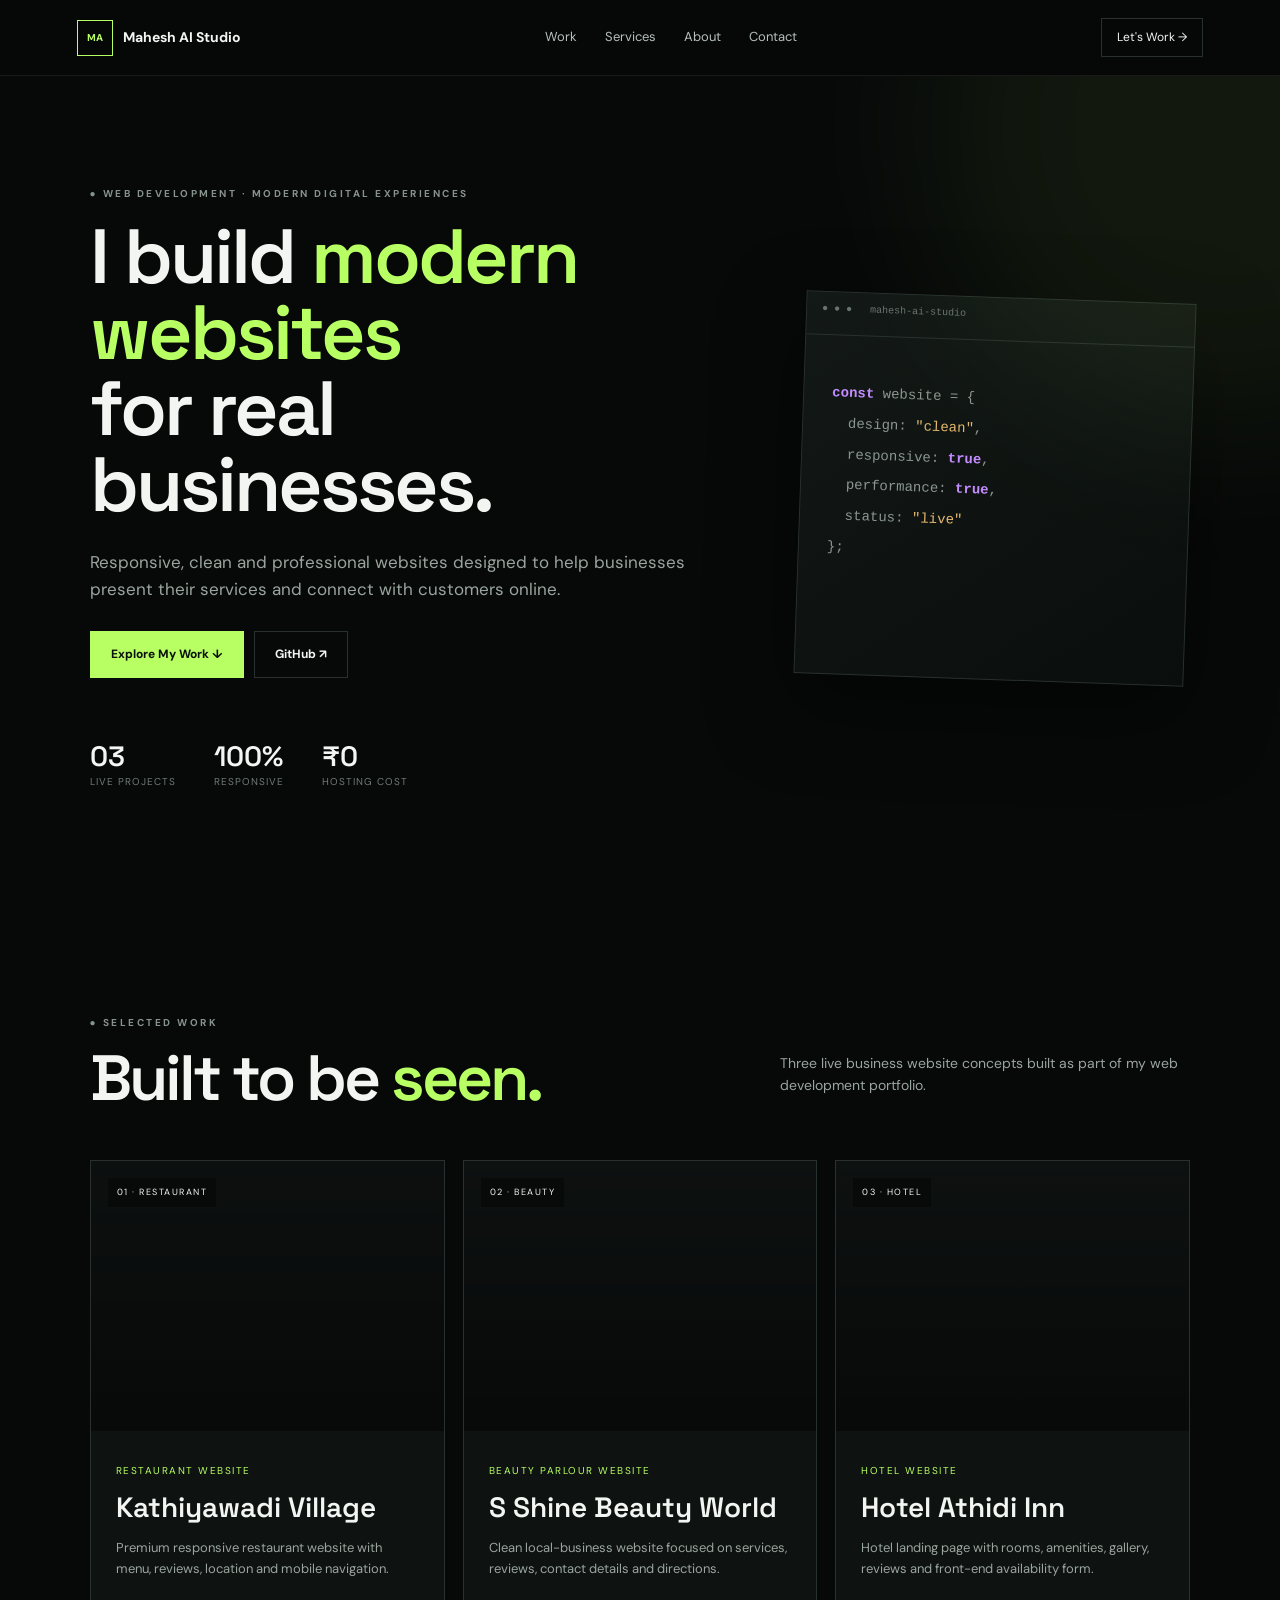
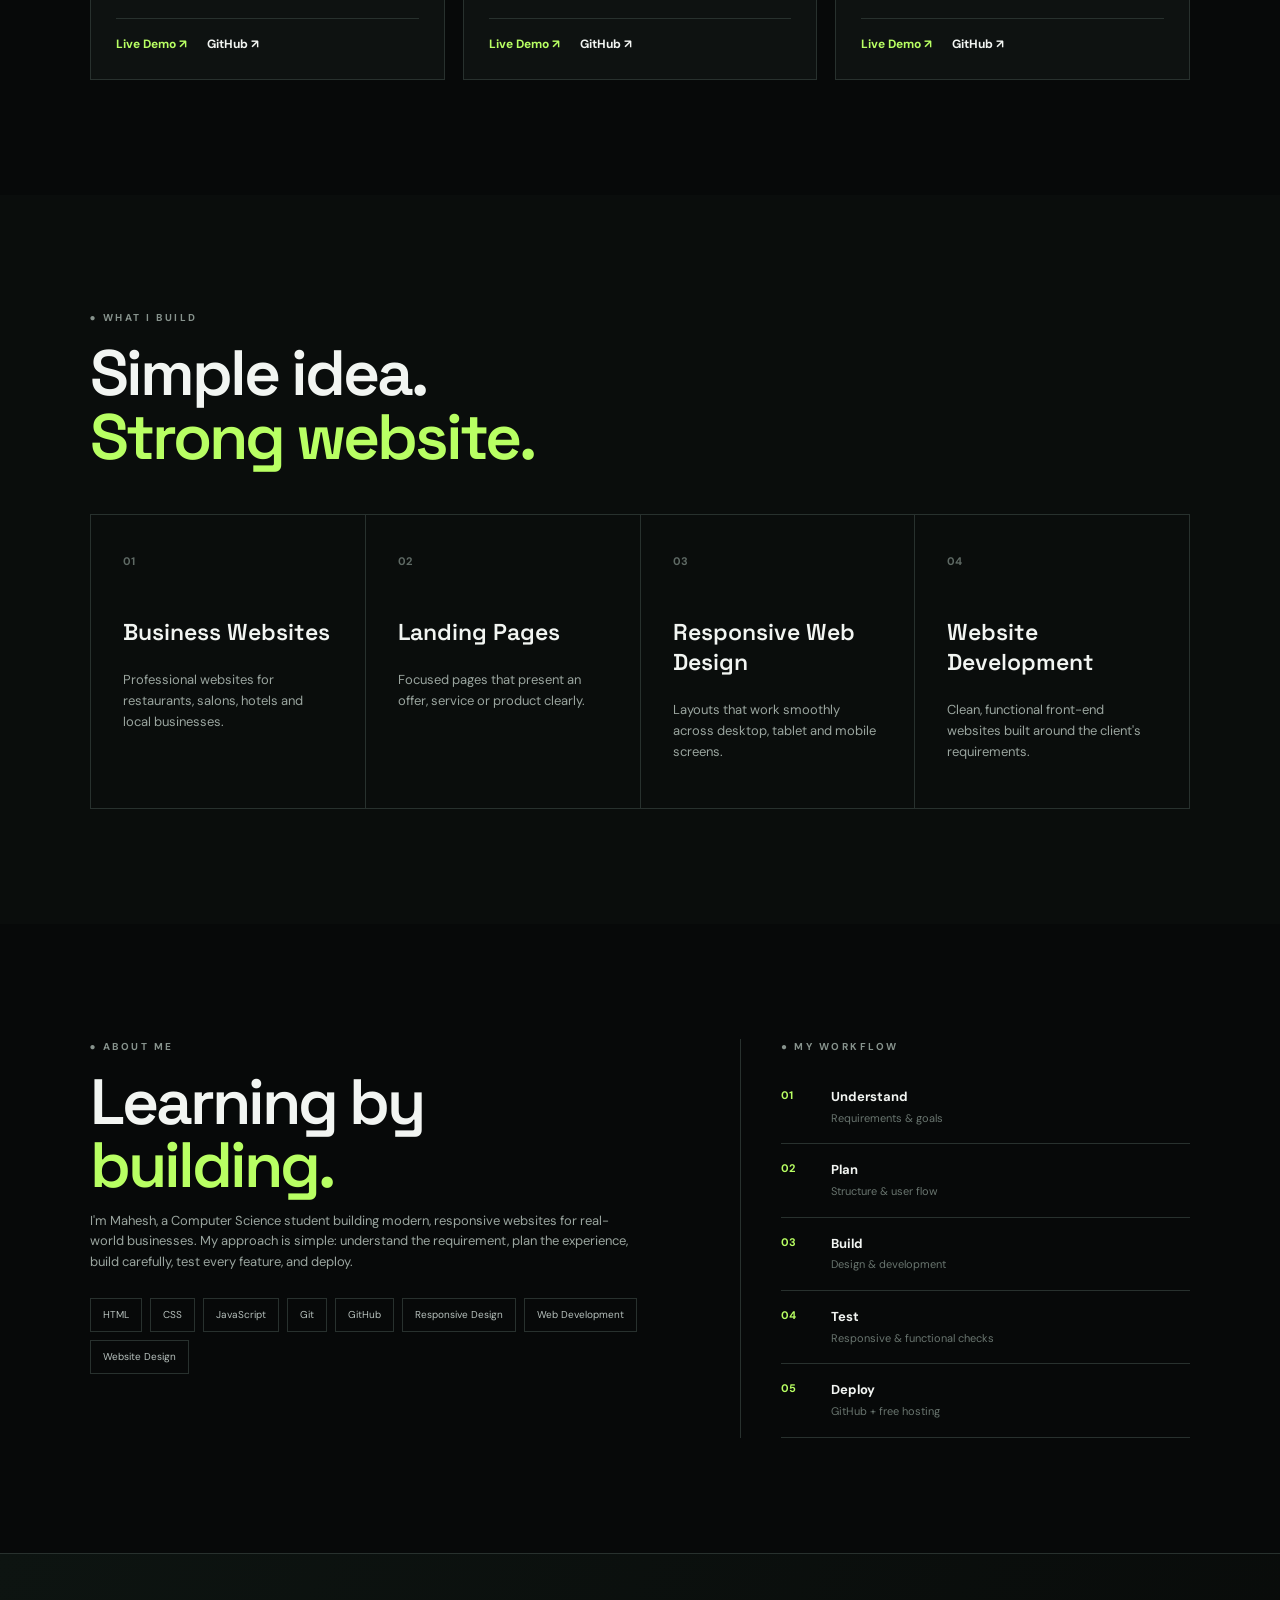
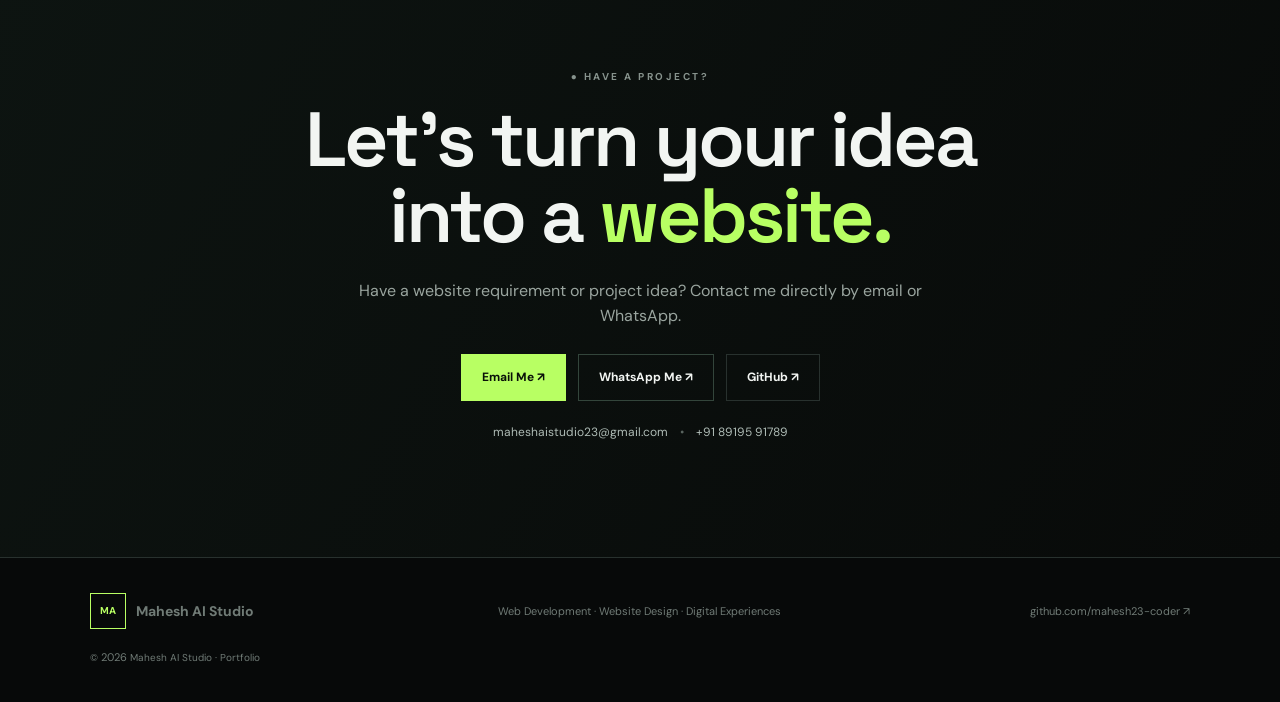
<file: index.html>
<!doctype html>
<html lang="en">
<head>
<meta charset="utf-8"><meta name="viewport" content="width=device-width,initial-scale=1">
<meta name="description" content="Mahesh AI Studio — Web Developer & Website Designer portfolio.">
<title>Mahesh AI Studio | Web Developer & Website Designer</title>
<link rel="preconnect" href="https://fonts.googleapis.com"><link rel="preconnect" href="https://fonts.gstatic.com" crossorigin>
<link href="https://fonts.googleapis.com/css2?family=DM+Sans:wght@400;500;600;700&family=Space+Grotesk:wght@500;600;700&display=swap" rel="stylesheet">
<link rel="stylesheet" href="style.css">
</head>
<body>
<header><a class="logo" href="#home"><b>MA</b> Mahesh AI Studio</a><button id="menu">☰</button>
<nav><a href="#work">Work</a><a href="#services">Services</a><a href="#about">About</a><a href="#contact">Contact</a></nav><a class="headbtn" href="#contact">Let's Work →</a></header>
<main>
<section class="hero" id="home"><div class="heroText">
<p class="kicker">● WEB DEVELOPMENT · MODERN DIGITAL EXPERIENCES</p>
<h1>I build <em>modern websites</em><br>for real businesses.</h1>
<p class="lead">Responsive, clean and professional websites designed to help businesses present their services and connect with customers online.</p>
<div class="actions"><a class="btn primary" href="#work">Explore My Work ↓</a><a class="btn" href="https://github.com/mahesh23-coder" target="_blank" rel="noopener">GitHub ↗</a></div>
<div class="stats"><div><b>03</b><span>Live projects</span></div><div><b>100%</b><span>Responsive</span></div><div><b>₹0</b><span>Hosting cost</span></div></div></div>
<div class="terminal"><div class="termbar">● ● ● &nbsp; mahesh-ai-studio</div><pre><b>const</b> website = {
  design: <i>"clean"</i>,
  responsive: <b>true</b>,
  performance: <b>true</b>,
  status: <i>"live"</i>
};</pre></div></section>

<section class="section" id="work"><div class="heading"><div><p class="kicker">● SELECTED WORK</p><h2>Built to be <em>seen.</em></h2></div><p>Three live business website concepts built as part of my web development portfolio.</p></div>
<div class="projects">
<article><div class="cover restaurant"><span>01 · RESTAURANT</span></div><div class="body"><small>Restaurant Website</small><h3>Kathiyawadi Village</h3><p>Premium responsive restaurant website with menu, reviews, location and mobile navigation.</p><div class="links"><a href="https://mahesh23-coder.github.io/Kathiyawadi-village-website/" target="_blank">Live Demo ↗</a><a href="https://github.com/mahesh23-coder/Kathiyawadi-village-website" target="_blank">GitHub ↗</a></div></div></article>
<article><div class="cover beauty"><span>02 · BEAUTY</span></div><div class="body"><small>Beauty Parlour Website</small><h3>S Shine Beauty World</h3><p>Clean local-business website focused on services, reviews, contact details and directions.</p><div class="links"><a href="https://mahesh23-coder.github.io/S-Shine-beauty-world/" target="_blank">Live Demo ↗</a><a href="https://github.com/mahesh23-coder/S-Shine-beauty-world" target="_blank">GitHub ↗</a></div></div></article>
<article><div class="cover hotel"><span>03 · HOTEL</span></div><div class="body"><small>Hotel Website</small><h3>Hotel Athidi Inn</h3><p>Hotel landing page with rooms, amenities, gallery, reviews and front-end availability form.</p><div class="links"><a href="https://mahesh23-coder.github.io/Hotel-Athidi-Inn/" target="_blank">Live Demo ↗</a><a href="https://github.com/mahesh23-coder/Hotel-Athidi-Inn" target="_blank">GitHub ↗</a></div></div></article>
</div></section>

<section class="section dark" id="services"><p class="kicker">● WHAT I BUILD</p><h2>Simple idea.<br><em>Strong website.</em></h2>
<div class="services"><div><b>01</b><h3>Business Websites</h3><p>Professional websites for restaurants, salons, hotels and local businesses.</p></div>
<div><b>02</b><h3>Landing Pages</h3><p>Focused pages that present an offer, service or product clearly.</p></div>
<div><b>03</b><h3>Responsive Web Design</h3><p>Layouts that work smoothly across desktop, tablet and mobile screens.</p></div>
<div><b>04</b><h3>Website Development</h3><p>Clean, functional front-end websites built around the client's requirements.</p></div></div></section>

<section class="section about" id="about"><div><p class="kicker">● ABOUT ME</p><h2>Learning by <em>building.</em></h2>
<p>I'm Mahesh, a Computer Science student building modern, responsive websites for real-world businesses. My approach is simple: understand the requirement, plan the experience, build carefully, test every feature, and deploy.</p>
<div class="skills"><span>HTML</span><span>CSS</span><span>JavaScript</span><span>Git</span><span>GitHub</span><span>Responsive Design</span><span>Web Development</span><span>Website Design</span></div></div>
<div class="workflow"><p class="kicker">● MY WORKFLOW</p><ol><li><b>01</b><span>Understand</span><small>Requirements & goals</small></li><li><b>02</b><span>Plan</span><small>Structure & user flow</small></li><li><b>03</b><span>Build</span><small>Design & development</small></li><li><b>04</b><span>Test</span><small>Responsive & functional checks</small></li><li><b>05</b><span>Deploy</span><small>GitHub + free hosting</small></li></ol></div></section>

<section class="contact" id="contact"><p class="kicker">● HAVE A PROJECT?</p><h2>Let's turn your idea<br>into a <em>website.</em></h2><p>Have a website requirement or project idea? Contact me directly by email or WhatsApp.</p><div class="contact-actions"><a class="btn primary" href="mailto:maheshaistudio23@gmail.com">Email Me ↗</a><a class="btn whatsapp" href="https://wa.me/918919591789" target="_blank" rel="noopener">WhatsApp Me ↗</a><a class="btn" href="https://github.com/mahesh23-coder" target="_blank" rel="noopener">GitHub ↗</a></div><div class="contact-details"><a href="mailto:maheshaistudio23@gmail.com">maheshaistudio23@gmail.com</a><span>•</span><a href="https://wa.me/918919591789" target="_blank" rel="noopener">+91 89195 91789</a></div></section>
</main>
<footer><a class="logo" href="#home"><b>MA</b> Mahesh AI Studio</a><span>Web Development · Website Design · Digital Experiences</span><a href="https://github.com/mahesh23-coder" target="_blank">github.com/mahesh23-coder ↗</a><small>© <span id="year"></span> Mahesh AI Studio · Portfolio</small></footer>
<script src="script.js"></script></body></html>
</file>
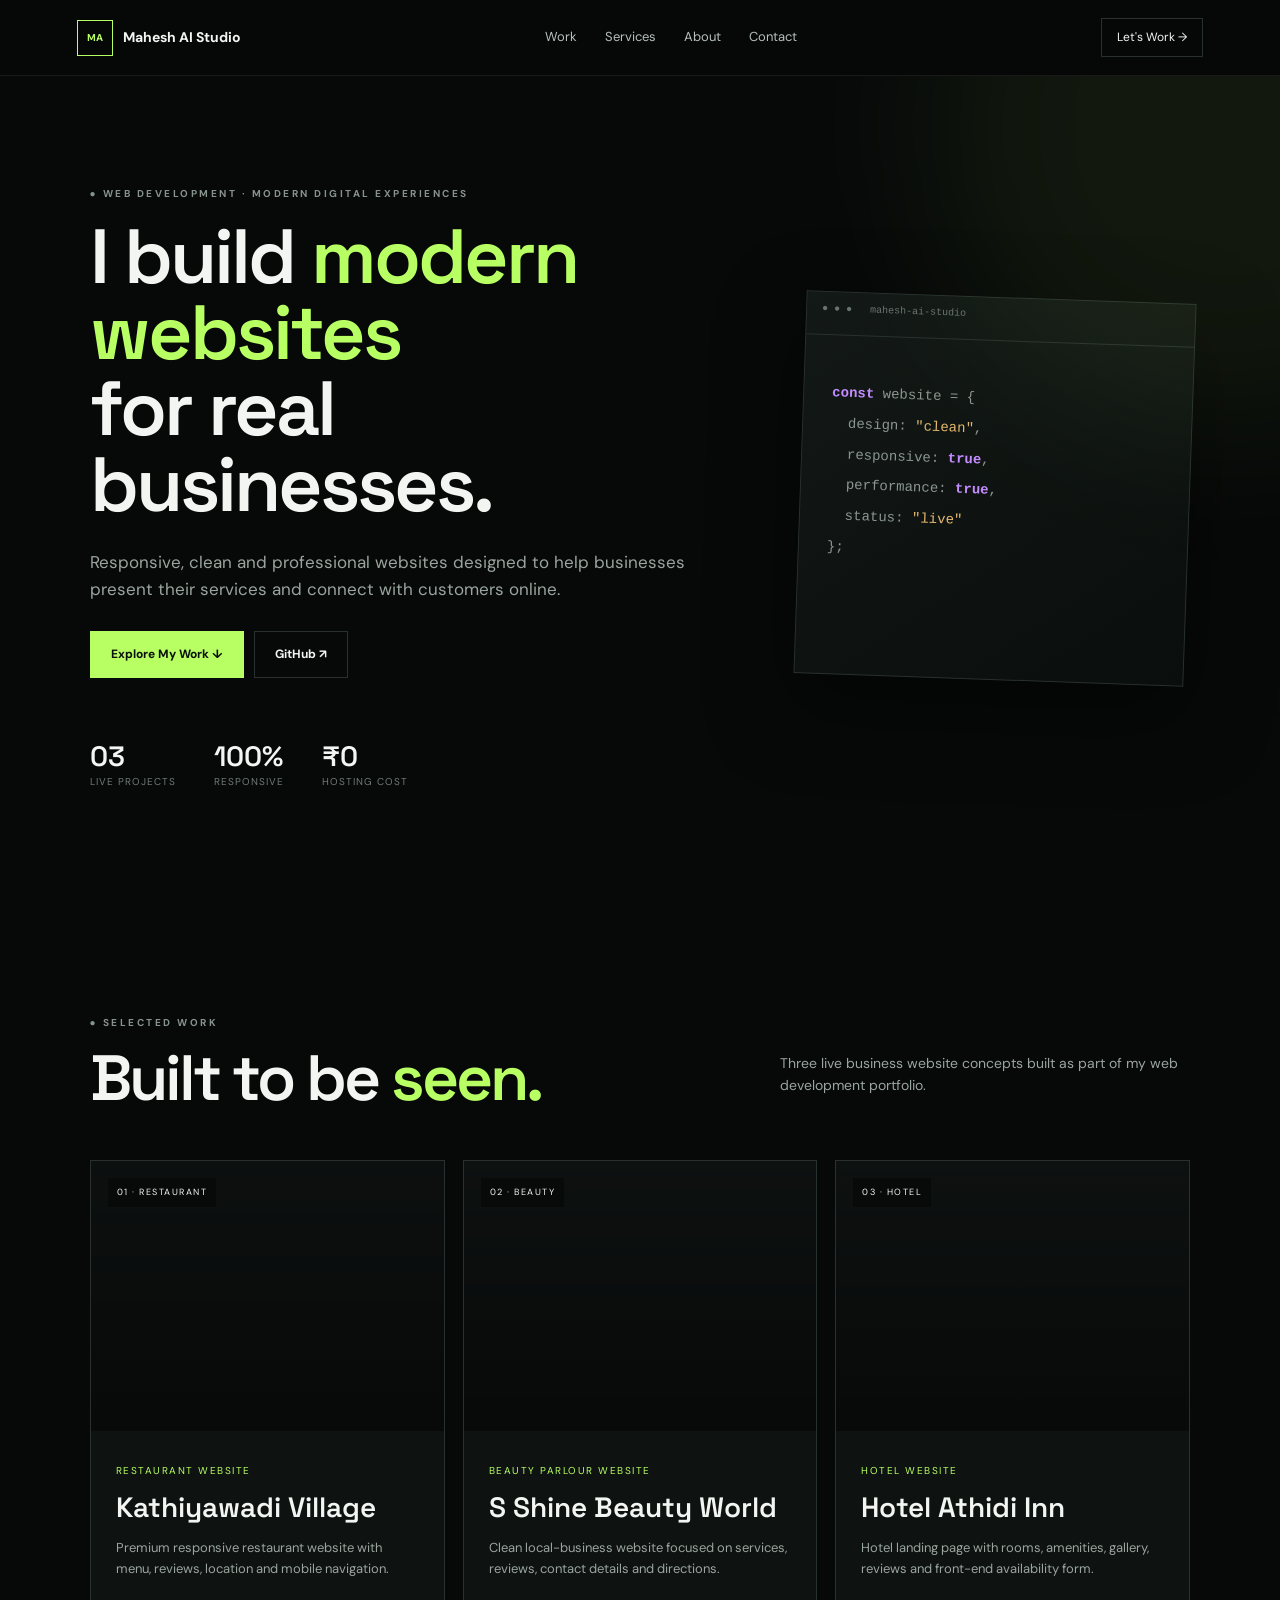
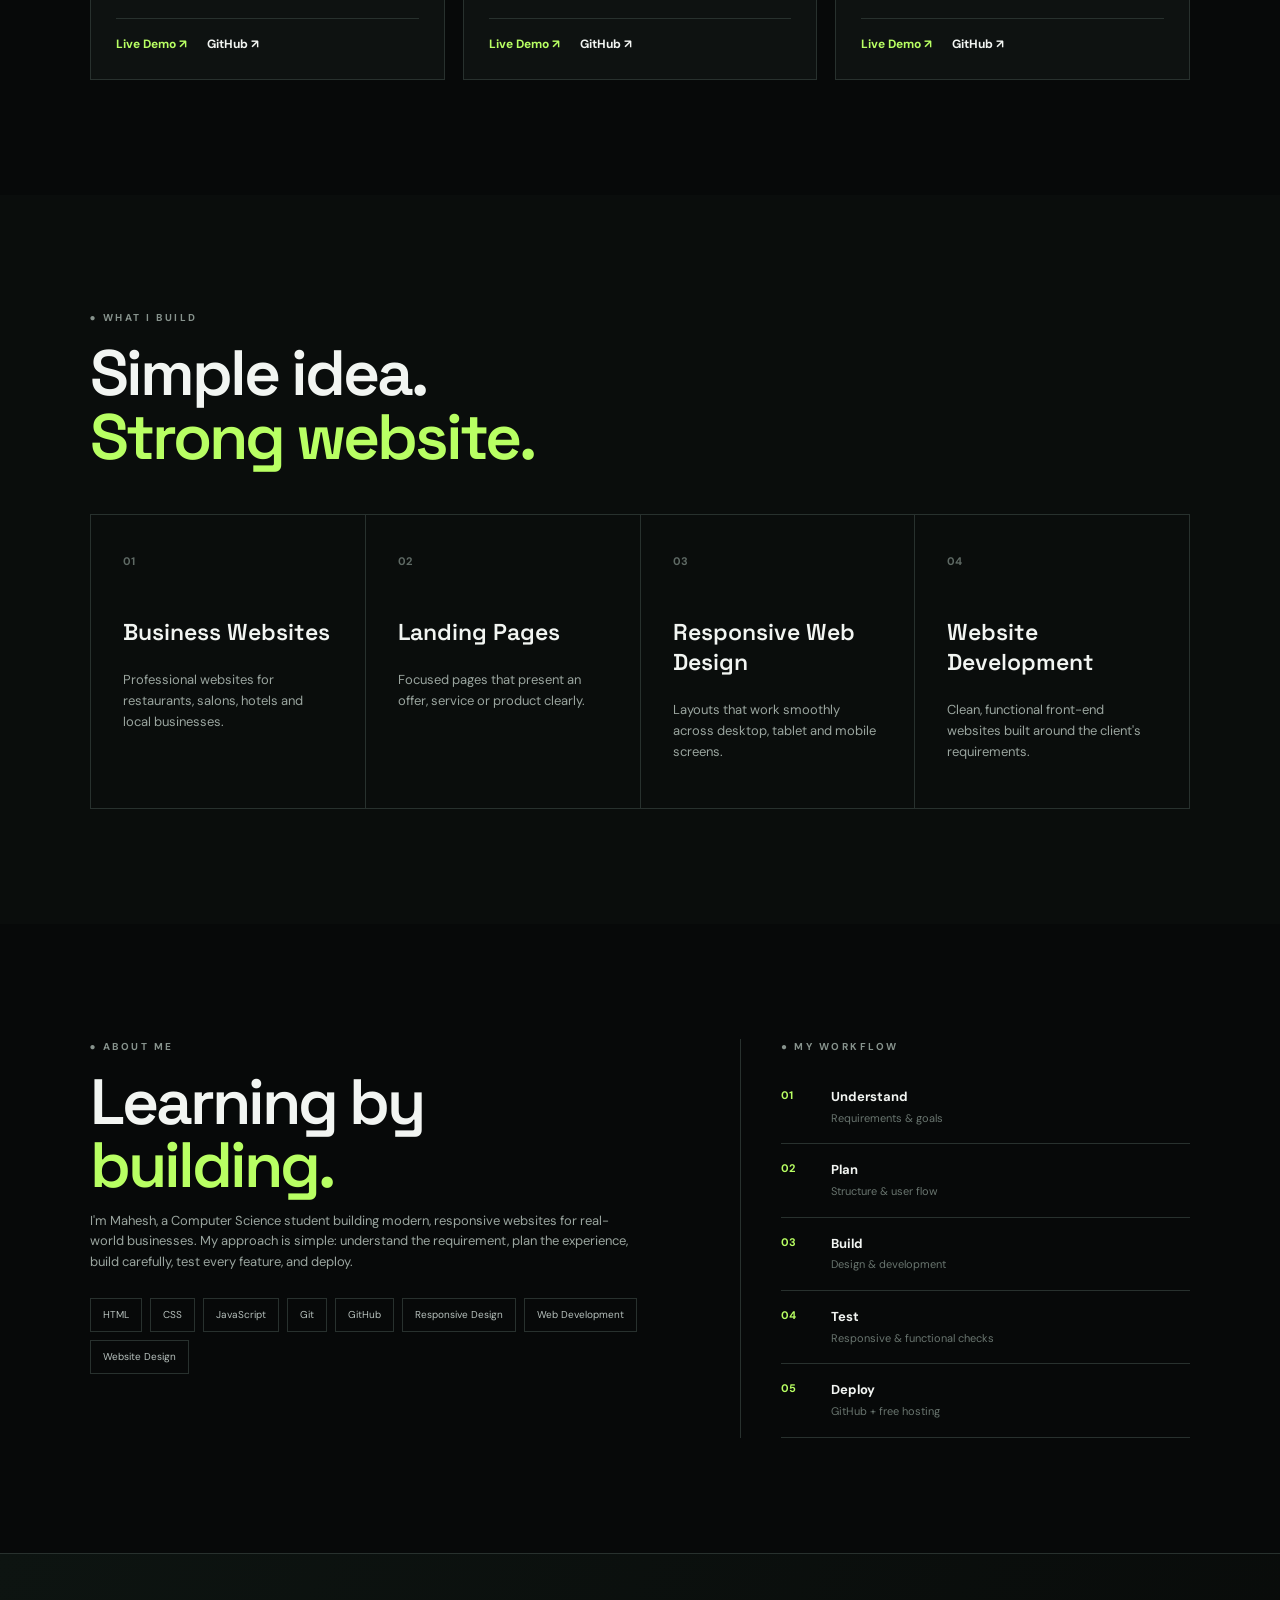
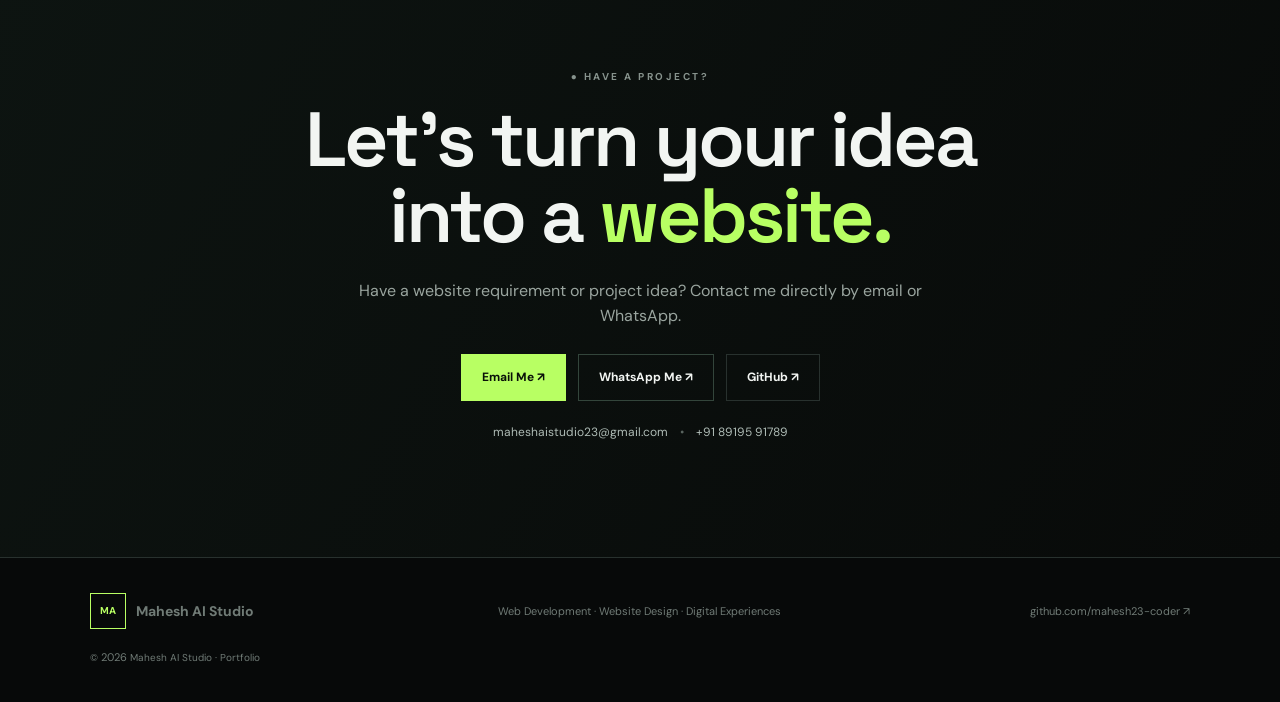
<file: index[1].html>
<!doctype html>
<html lang="en">
<head>
<meta charset="utf-8"><meta name="viewport" content="width=device-width,initial-scale=1">
<meta name="description" content="Mahesh AI Studio — Web Developer & Website Designer portfolio.">
<title>Mahesh AI Studio | Web Developer & Website Designer</title>
<link rel="preconnect" href="https://fonts.googleapis.com"><link rel="preconnect" href="https://fonts.gstatic.com" crossorigin>
<link href="https://fonts.googleapis.com/css2?family=DM+Sans:wght@400;500;600;700&family=Space+Grotesk:wght@500;600;700&display=swap" rel="stylesheet">
<link rel="stylesheet" href="style.css">
</head>
<body>
<header><a class="logo" href="#home"><b>MA</b> Mahesh AI Studio</a><button id="menu">☰</button>
<nav><a href="#work">Work</a><a href="#services">Services</a><a href="#about">About</a><a href="#contact">Contact</a></nav><a class="headbtn" href="#contact">Let's Work →</a></header>
<main>
<section class="hero" id="home"><div class="heroText">
<p class="kicker">● WEB DEVELOPMENT · MODERN DIGITAL EXPERIENCES</p>
<h1>I build <em>modern websites</em><br>for real businesses.</h1>
<p class="lead">Responsive, clean and professional websites designed to help businesses present their services and connect with customers online.</p>
<div class="actions"><a class="btn primary" href="#work">Explore My Work ↓</a><a class="btn" href="https://github.com/mahesh23-coder" target="_blank" rel="noopener">GitHub ↗</a></div>
<div class="stats"><div><b>03</b><span>Live projects</span></div><div><b>100%</b><span>Responsive</span></div><div><b>₹0</b><span>Hosting cost</span></div></div></div>
<div class="terminal"><div class="termbar">● ● ● &nbsp; mahesh-ai-studio</div><pre><b>const</b> website = {
  design: <i>"clean"</i>,
  responsive: <b>true</b>,
  performance: <b>true</b>,
  status: <i>"live"</i>
};</pre></div></section>

<section class="section" id="work"><div class="heading"><div><p class="kicker">● SELECTED WORK</p><h2>Built to be <em>seen.</em></h2></div><p>Three live business website concepts built as part of my web development portfolio.</p></div>
<div class="projects">
<article><div class="cover restaurant"><span>01 · RESTAURANT</span></div><div class="body"><small>Restaurant Website</small><h3>Kathiyawadi Village</h3><p>Premium responsive restaurant website with menu, reviews, location and mobile navigation.</p><div class="links"><a href="https://mahesh23-coder.github.io/Kathiyawadi-village-website/" target="_blank">Live Demo ↗</a><a href="https://github.com/mahesh23-coder/Kathiyawadi-village-website" target="_blank">GitHub ↗</a></div></div></article>
<article><div class="cover beauty"><span>02 · BEAUTY</span></div><div class="body"><small>Beauty Parlour Website</small><h3>S Shine Beauty World</h3><p>Clean local-business website focused on services, reviews, contact details and directions.</p><div class="links"><a href="https://mahesh23-coder.github.io/S-Shine-beauty-world/" target="_blank">Live Demo ↗</a><a href="https://github.com/mahesh23-coder/S-Shine-beauty-world" target="_blank">GitHub ↗</a></div></div></article>
<article><div class="cover hotel"><span>03 · HOTEL</span></div><div class="body"><small>Hotel Website</small><h3>Hotel Athidi Inn</h3><p>Hotel landing page with rooms, amenities, gallery, reviews and front-end availability form.</p><div class="links"><a href="https://mahesh23-coder.github.io/Hotel-Athidi-Inn/" target="_blank">Live Demo ↗</a><a href="https://github.com/mahesh23-coder/Hotel-Athidi-Inn" target="_blank">GitHub ↗</a></div></div></article>
</div></section>

<section class="section dark" id="services"><p class="kicker">● WHAT I BUILD</p><h2>Simple idea.<br><em>Strong website.</em></h2>
<div class="services"><div><b>01</b><h3>Business Websites</h3><p>Professional websites for restaurants, salons, hotels and local businesses.</p></div>
<div><b>02</b><h3>Landing Pages</h3><p>Focused pages that present an offer, service or product clearly.</p></div>
<div><b>03</b><h3>Responsive Web Design</h3><p>Layouts that work smoothly across desktop, tablet and mobile screens.</p></div>
<div><b>04</b><h3>Website Development</h3><p>Clean, functional front-end websites built around the client's requirements.</p></div></div></section>

<section class="section about" id="about"><div><p class="kicker">● ABOUT ME</p><h2>Learning by <em>building.</em></h2>
<p>I'm Mahesh, a Computer Science student building modern, responsive websites for real-world businesses. My approach is simple: understand the requirement, plan the experience, build carefully, test every feature, and deploy.</p>
<div class="skills"><span>HTML</span><span>CSS</span><span>JavaScript</span><span>Git</span><span>GitHub</span><span>Responsive Design</span><span>Web Development</span><span>Website Design</span></div></div>
<div class="workflow"><p class="kicker">● MY WORKFLOW</p><ol><li><b>01</b><span>Understand</span><small>Requirements & goals</small></li><li><b>02</b><span>Plan</span><small>Structure & user flow</small></li><li><b>03</b><span>Build</span><small>Design & development</small></li><li><b>04</b><span>Test</span><small>Responsive & functional checks</small></li><li><b>05</b><span>Deploy</span><small>GitHub + free hosting</small></li></ol></div></section>

<section class="contact" id="contact"><p class="kicker">● HAVE A PROJECT?</p><h2>Let's turn your idea<br>into a <em>website.</em></h2><p>Have a website requirement or project idea? Contact me directly by email or WhatsApp.</p><div class="contact-actions"><a class="btn primary" href="mailto:maheshaistudio23@gmail.com">Email Me ↗</a><a class="btn whatsapp" href="https://wa.me/918919591789" target="_blank" rel="noopener">WhatsApp Me ↗</a><a class="btn" href="https://github.com/mahesh23-coder" target="_blank" rel="noopener">GitHub ↗</a></div><div class="contact-details"><a href="mailto:maheshaistudio23@gmail.com">maheshaistudio23@gmail.com</a><span>•</span><a href="https://wa.me/918919591789" target="_blank" rel="noopener">+91 89195 91789</a></div></section>
</main>
<footer><a class="logo" href="#home"><b>MA</b> Mahesh AI Studio</a><span>Web Development · Website Design · Digital Experiences</span><a href="https://github.com/mahesh23-coder" target="_blank">github.com/mahesh23-coder ↗</a><small>© <span id="year"></span> Mahesh AI Studio · Portfolio</small></footer>
<script src="script.js"></script></body></html>
</file>
<file: style.css>
:root{--bg:#070909;--panel:#0e1211;--text:#f2f5f2;--muted:#9aa59f;--line:#28312e;--green:#b8ff63;--sans:"DM Sans",Arial,sans-serif;--head:"Space Grotesk",Arial,sans-serif}*{box-sizing:border-box}html{scroll-behavior:smooth}body{margin:0;background:var(--bg);color:var(--text);font-family:var(--sans);line-height:1.6}a{text-decoration:none;color:inherit}header{height:76px;padding:0 6%;display:flex;align-items:center;justify-content:space-between;border-bottom:1px solid #fff1;background:#070909ed;backdrop-filter:blur(15px);position:sticky;top:0;z-index:5}.logo{display:flex;align-items:center;gap:10px;font-weight:700;font-size:14px}.logo b{width:36px;height:36px;border:1px solid var(--green);display:grid;place-items:center;color:var(--green);font-size:10px}nav{display:flex;gap:28px;font-size:13px;color:#b6c0bc}nav a:hover{color:var(--green)}.headbtn{border:1px solid var(--line);padding:9px 15px;font-size:12px}#menu{display:none;background:none;border:0;color:white;font-size:23px}.hero{min-height:calc(100vh - 76px);padding:95px 7%;display:grid;grid-template-columns:1.25fr .75fr;gap:60px;align-items:center;position:relative;overflow:hidden}.hero:after{content:"";position:absolute;width:600px;height:600px;border-radius:50%;background:#b8ff6310;filter:blur(80px);right:-250px;top:-250px}.heroText{position:relative;z-index:1}.kicker{font-size:10px;letter-spacing:2.5px;font-weight:700;color:#87938d;margin:0 0 16px}.hero h1,h2{font:600 clamp(45px,6vw,82px)/.99 var(--head);letter-spacing:-3px;margin:0}.hero h1 em,h2 em{font-style:normal;color:var(--green)}.lead{font-size:17px;color:var(--muted);max-width:620px;margin:27px 0}.actions{display:flex;gap:10px;flex-wrap:wrap}.btn{display:inline-flex;padding:13px 20px;border:1px solid var(--line);font-size:12px;font-weight:700}.primary{background:var(--green);color:#091008;border-color:var(--green)}.stats{display:flex;gap:38px;margin-top:60px}.stats div{display:flex;flex-direction:column}.stats b{font:600 28px var(--head)}.stats span{font-size:10px;color:#707b76;text-transform:uppercase;letter-spacing:1px}.terminal{background:linear-gradient(145deg,#131917,#0a0e0d);border:1px solid var(--line);box-shadow:0 30px 80px #0008;transform:rotate(2deg)}.termbar{height:43px;border-bottom:1px solid var(--line);padding:11px 15px;color:#69746f;font:10px monospace}.terminal pre{padding:28px;min-height:310px;color:#8b9691;font:14px/2.2 monospace}.terminal b{color:#c48cff}.terminal i{color:#e5b86f;font-style:normal}.section{max-width:1400px;margin:auto;padding:115px 7%}.heading{display:flex;justify-content:space-between;align-items:end;gap:40px;margin-bottom:50px}.heading>p{max-width:410px;color:var(--muted);font-size:14px}.section h2{font-size:clamp(43px,5vw,70px)}.projects{display:grid;grid-template-columns:repeat(3,1fr);gap:18px}.projects article{background:var(--panel);border:1px solid var(--line);overflow:hidden;transition:.25s}.projects article:hover{transform:translateY(-7px);border-color:#46524d}.cover{height:270px;background-size:cover;background-position:center;position:relative}.restaurant{background-image:linear-gradient(#0002,#0007),url("https://images.unsplash.com/photo-1517248135467-4c7edcad34c4?auto=format&fit=crop&w=1000&q=85")}.beauty{background-image:linear-gradient(#0001,#0007),url("https://images.unsplash.com/photo-1560066984-138dadb4c035?auto=format&fit=crop&w=1000&q=85")}.hotel{background-image:linear-gradient(#0001,#0007),url("https://images.unsplash.com/photo-1566073771259-6a8506099945?auto=format&fit=crop&w=1000&q=85")}.cover span{position:absolute;left:17px;top:17px;background:#070909dd;padding:7px 9px;font-size:9px;letter-spacing:1.5px}.body{padding:25px}.body small{color:var(--green);font-size:10px;letter-spacing:1.5px;text-transform:uppercase}.body h3{font:600 28px var(--head);margin:7px 0 10px}.body p{color:var(--muted);font-size:13px;min-height:62px}.links{display:flex;gap:20px;border-top:1px solid var(--line);padding-top:16px;margin-top:18px}.links a{font-size:12px;font-weight:700}.links a:first-child{color:var(--green)}.dark{max-width:none;background:#0a0d0c}.services{display:grid;grid-template-columns:repeat(4,1fr);margin-top:45px;border-top:1px solid var(--line);border-left:1px solid var(--line)}.services>div{padding:32px;border-right:1px solid var(--line);border-bottom:1px solid var(--line);min-height:235px}.services b{font-size:11px;color:#5f6a65}.services h3{font:600 23px var(--head);margin-top:45px}.services p,.about>div>p:not(.kicker){color:var(--muted);font-size:13px}.about{display:grid;grid-template-columns:1.1fr .9fr;gap:100px}.skills{display:flex;flex-wrap:wrap;gap:8px;margin-top:25px}.skills span{border:1px solid var(--line);padding:8px 12px;font-size:10px;color:#b7c1bd}.workflow{border-left:1px solid var(--line);padding-left:40px}.workflow ol{list-style:none;padding:0;margin:0}.workflow li{display:grid;grid-template-columns:40px 1fr;gap:2px 10px;padding:16px 0;border-bottom:1px solid var(--line)}.workflow b{grid-row:1/3;color:var(--green);font-size:11px}.workflow span{font-weight:700;font-size:13px}.workflow small{color:#69756f;font-size:11px}.contact{text-align:center;padding:115px 7%;border-top:1px solid var(--line);background:linear-gradient(120deg,#0d1411,#080a09)}.contact h2{font-size:clamp(45px,6vw,78px)}.contact p:not(.kicker){color:var(--muted);max-width:600px;margin:25px auto}.contact .btn{margin-top:15px}
.contact-actions{display:flex;justify-content:center;flex-wrap:wrap;gap:12px;margin-top:18px}.contact-actions .btn{margin-top:0}.contact-actions .whatsapp{border-color:#33453b}.contact-details{display:flex;justify-content:center;align-items:center;gap:12px;flex-wrap:wrap;margin-top:22px;font-size:12px}.contact-details a{color:#aebbb5;text-decoration:none}.contact-details a:hover{color:var(--green)}.contact-details span{color:#59645f}
footer{padding:35px 7%;border-top:1px solid var(--line);display:grid;grid-template-columns:1fr 1fr 1fr;gap:20px;align-items:center;color:#707b76}footer span,footer>a:last-of-type{font-size:11px}footer>span{text-align:center}footer>a:last-of-type{text-align:right}footer small{grid-column:1/-1;font-size:10px}@media(max-width:900px){nav{display:none;position:absolute;top:76px;left:0;right:0;background:#080b0a;padding:20px 7%;flex-direction:column;border-bottom:1px solid var(--line)}nav.open{display:flex}#menu{display:block}.headbtn{display:none}.hero{grid-template-columns:1fr}.terminal{max-width:600px;margin:auto}.projects{grid-template-columns:1fr 1fr}.services{grid-template-columns:1fr 1fr}.about{grid-template-columns:1fr;gap:55px}.workflow{border-left:0;border-top:1px solid var(--line);padding:35px 0 0}footer{grid-template-columns:1fr 1fr}footer>span{text-align:left}footer>a:last-of-type{text-align:right}}@media(max-width:600px){.contact-actions{flex-direction:column;align-items:stretch}.contact-actions .btn{text-align:center}.contact-details{flex-direction:column;gap:6px}header{height:70px;padding:0 5%}.hero{padding:70px 6%}.hero h1{font-size:49px;letter-spacing:-2px}.lead{font-size:14px}.stats{gap:22px;margin-top:45px}.stats b{font-size:23px}.terminal{transform:none}.terminal pre{font-size:11px;min-height:270px;padding:22px}.section{padding:80px 6%}.heading{display:block}.heading>p{margin-top:18px}.projects,.services{grid-template-columns:1fr}.cover{height:245px}.services>div{min-height:190px}.services h3{margin-top:35px}.about>div>p:not(.kicker){font-size:14px}.contact{padding:80px 6%}.contact h2{font-size:47px}footer{grid-template-columns:1fr;padding:35px 6%}footer>span,footer>a:last-of-type{text-align:left}footer small{grid-column:auto}}
</file>
